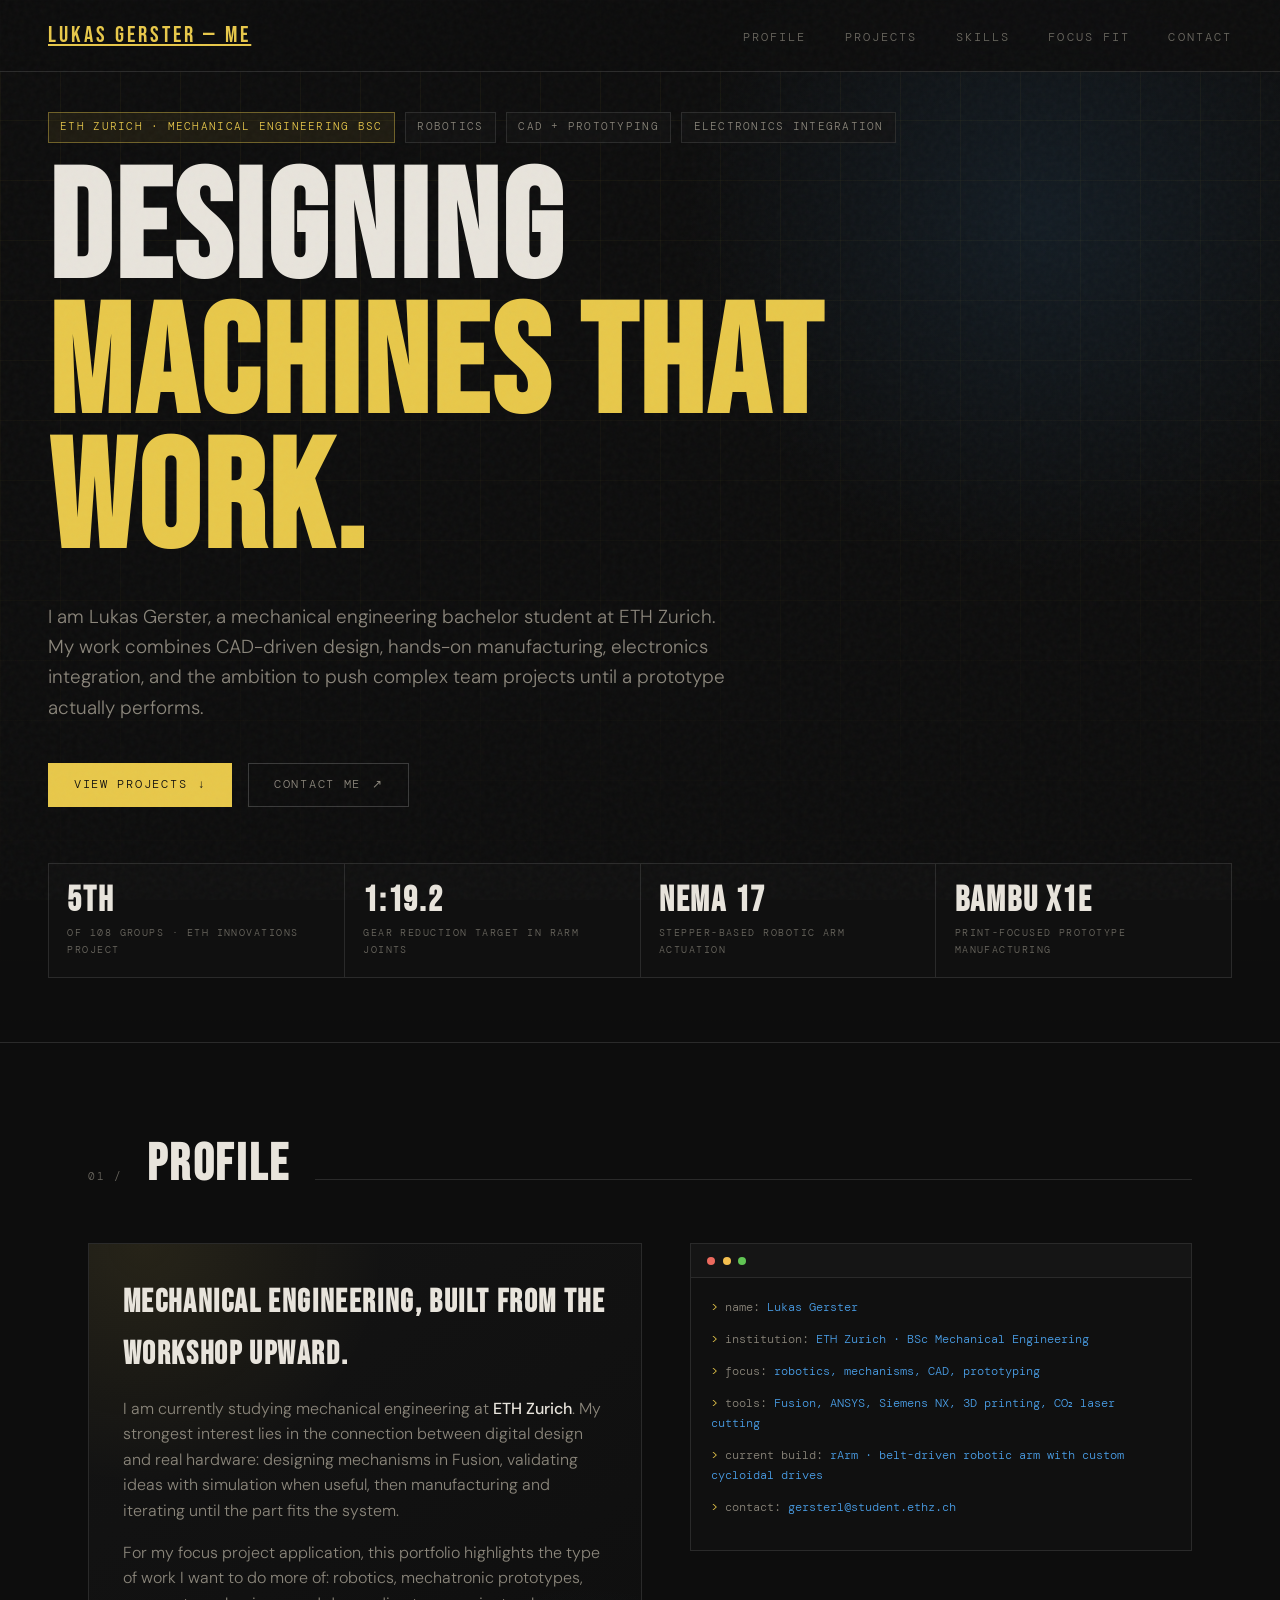
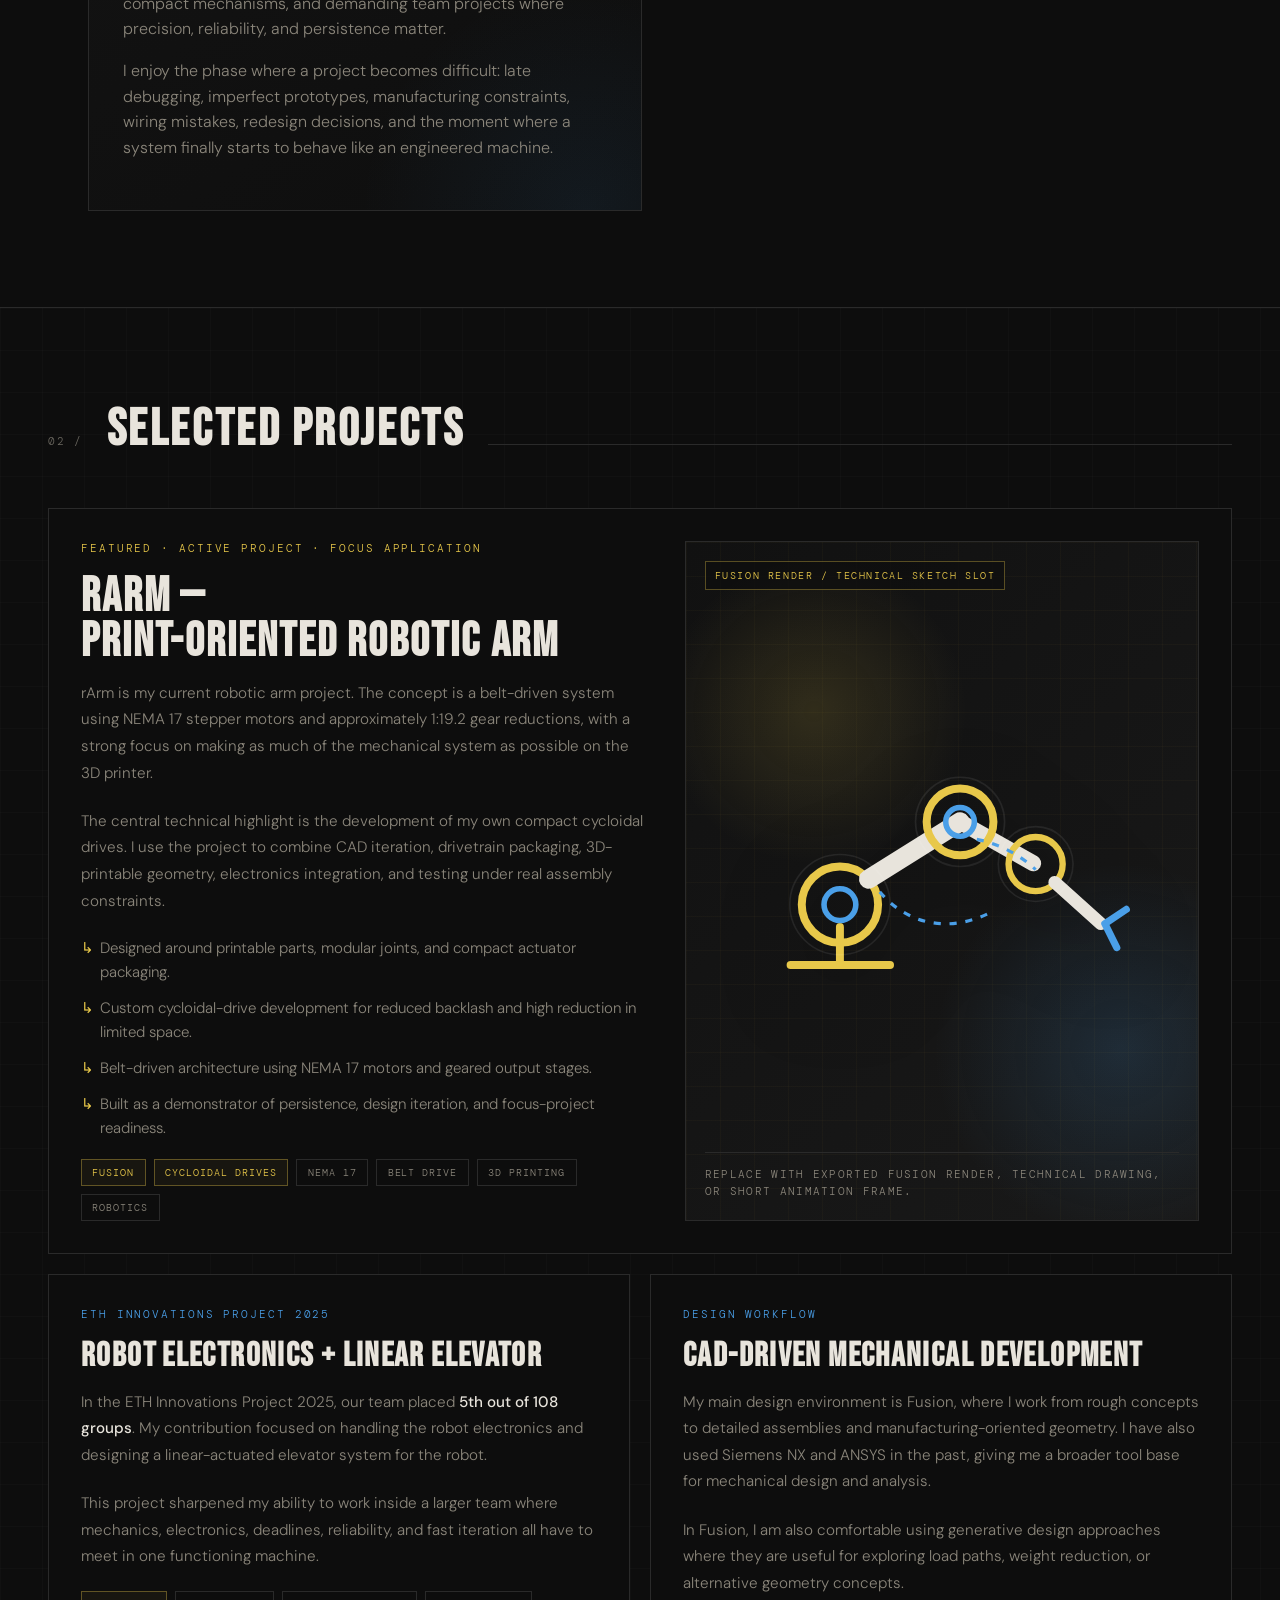
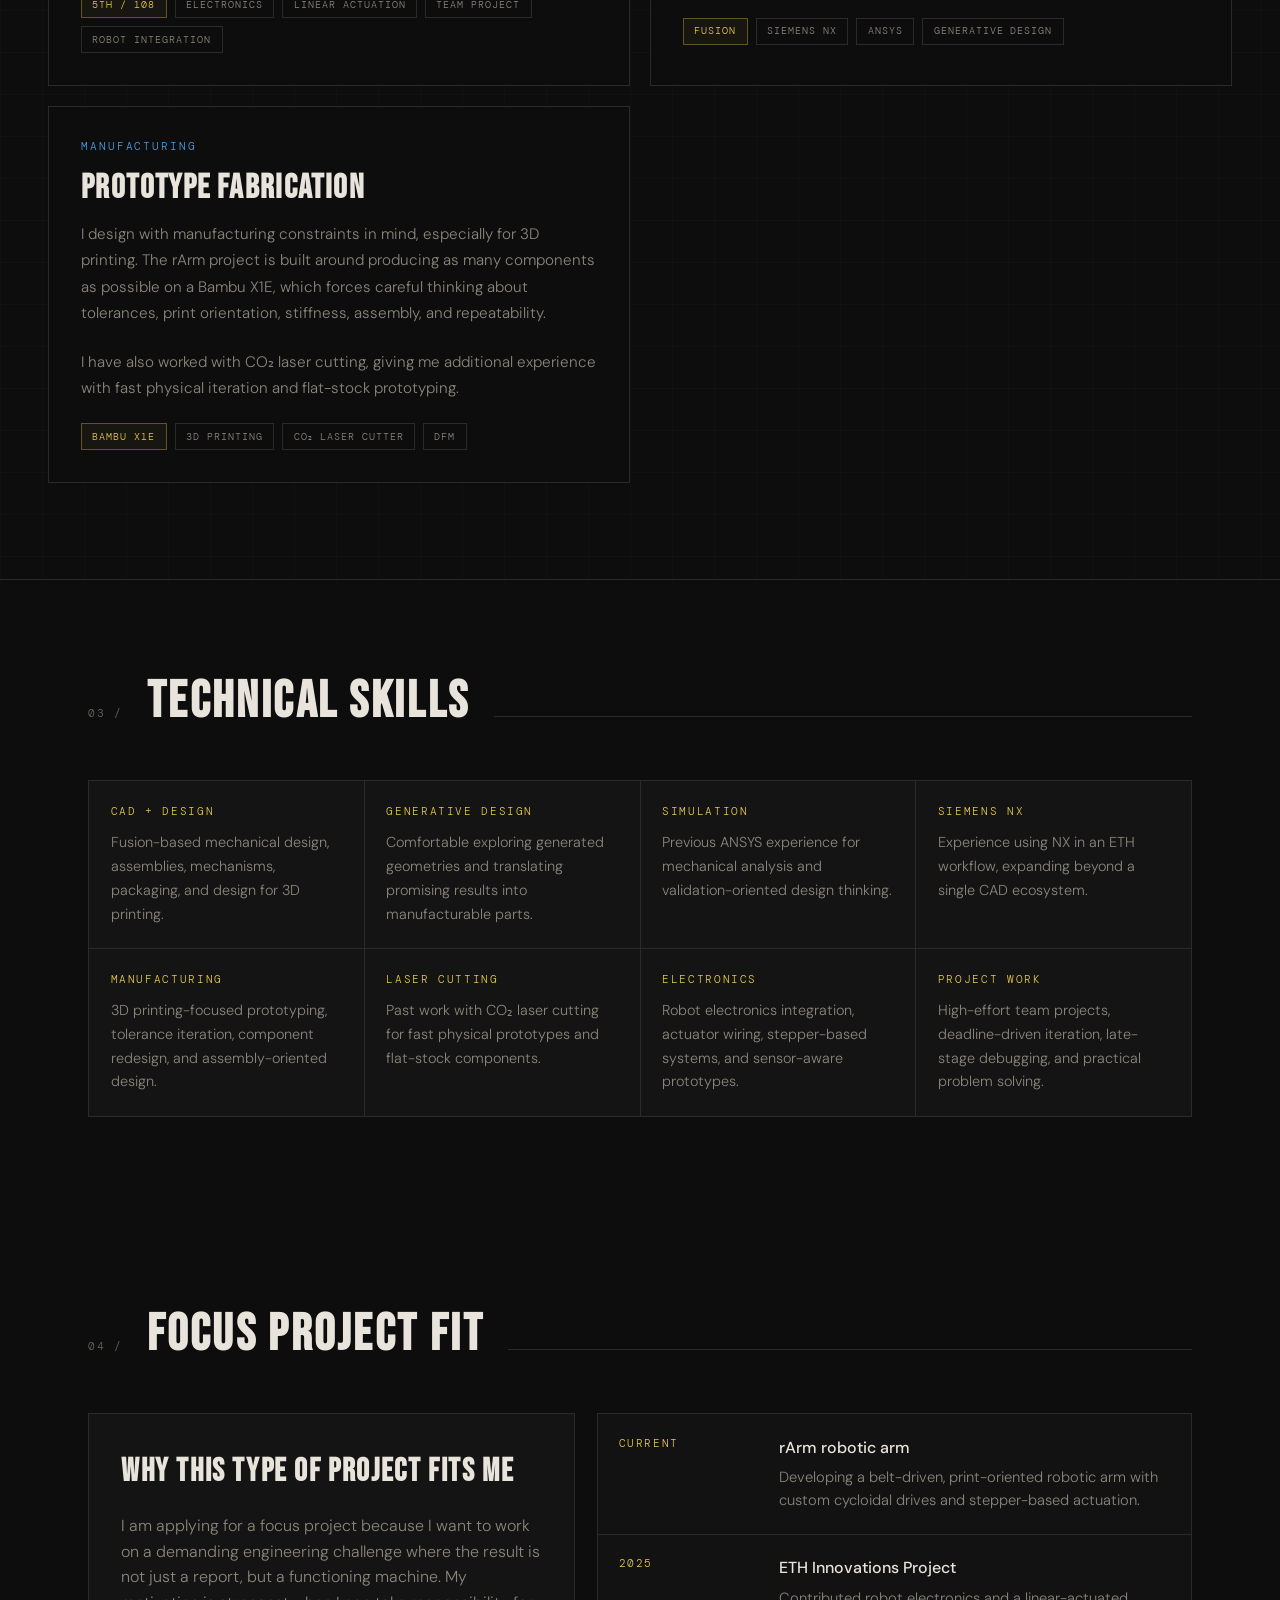
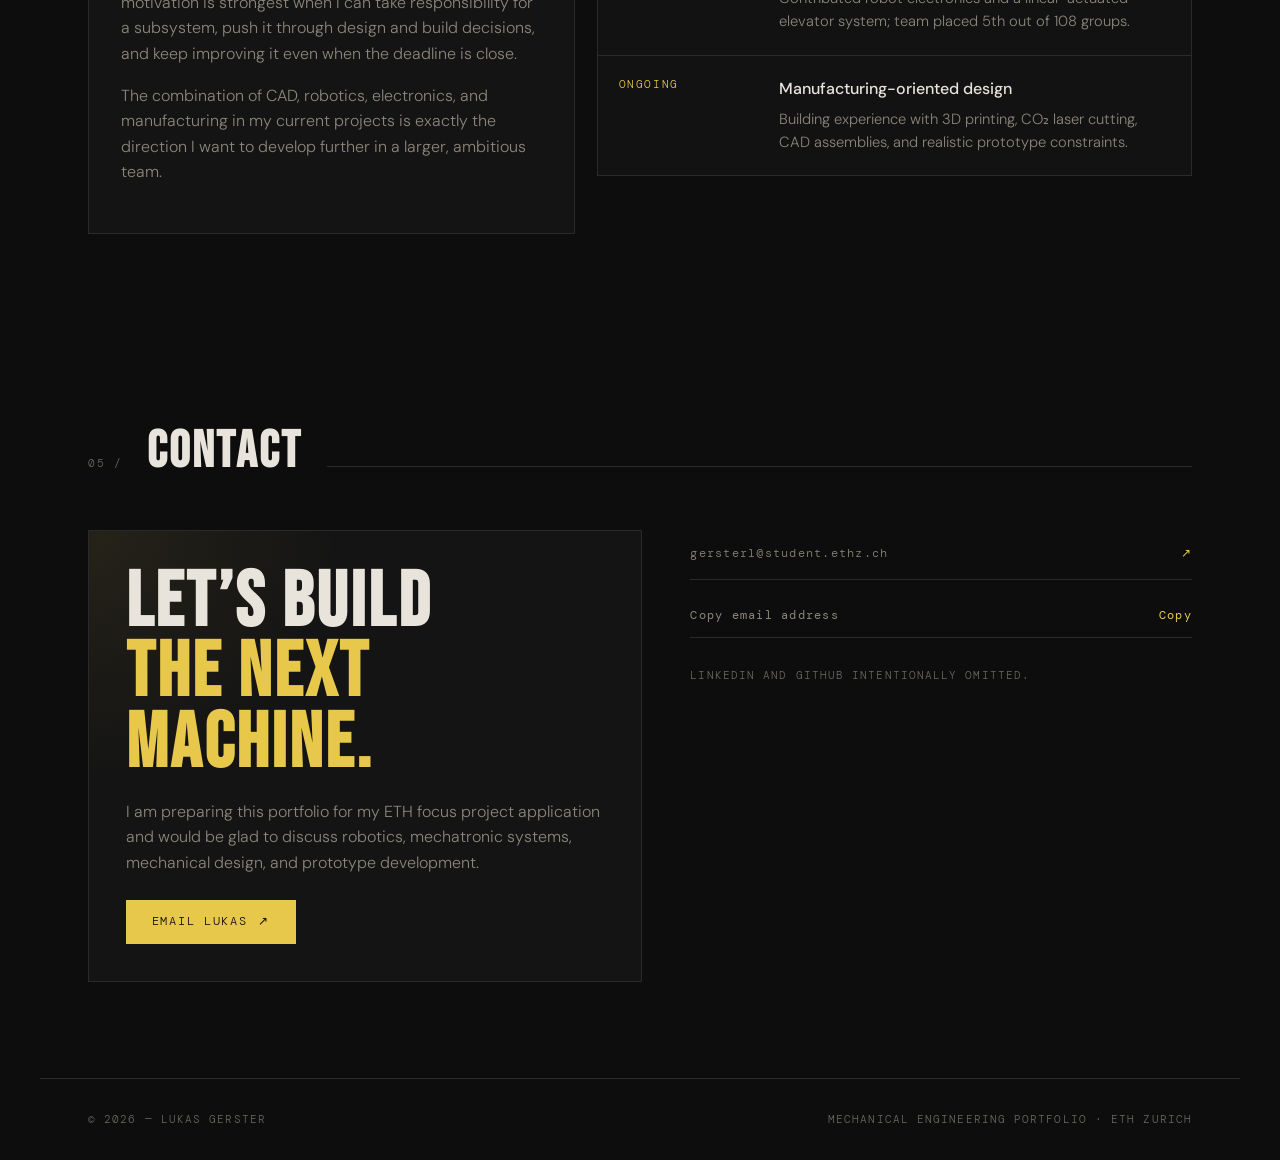
<file: preview.html>
<!DOCTYPE html>
<html lang="en">
<head>
  <meta charset="UTF-8" />
  <meta name="viewport" content="width=device-width, initial-scale=1.0" />
  <meta name="description" content="Mechanical engineering portfolio of Lukas Gerster — ETH Zurich BSc student, robotics builder, CAD designer, and electronics contributor." />
  <title>Lukas Gerster — Mechanical Engineering Portfolio</title>
  <link rel="preconnect" href="https://fonts.googleapis.com">
  <link rel="preconnect" href="https://fonts.gstatic.com" crossorigin>
  <link href="https://fonts.googleapis.com/css2?family=Bebas+Neue&family=DM+Sans:wght@300;400;500;700&family=DM+Mono:wght@400;500&display=swap" rel="stylesheet">
  <style>
    :root {
      --bg: #0d0d0d;
      --surface: #141414;
      --surface-soft: #191919;
      --border: #2a2a2a;
      --border-strong: #3a3a3a;
      --accent: #e8c84a;
      --accent2: #4a9fe8;
      --accent3: #b36dff;
      --text: #e8e4dc;
      --muted: #8b867b;
      --muted-dark: #6b6860;
      --success: #72d687;
      --max: 1200px;
    }

    *, *::before, *::after { box-sizing: border-box; margin: 0; padding: 0; }
    html { scroll-behavior: smooth; }

    body {
      background: var(--bg);
      color: var(--text);
      font-family: 'DM Sans', sans-serif;
      font-weight: 300;
      line-height: 1.6;
      overflow-x: hidden;
    }

    body::before {
      content: '';
      position: fixed;
      inset: 0;
      background-image: url("data:image/svg+xml,%3Csvg viewBox='0 0 200 200' xmlns='http://www.w3.org/2000/svg'%3E%3Cfilter id='n'%3E%3CfeTurbulence type='fractalNoise' baseFrequency='0.85' numOctaves='4' stitchTiles='stitch'/%3E%3C/filter%3E%3Crect width='100%25' height='100%25' filter='url(%23n)' opacity='1'/%3E%3C/svg%3E");
      opacity: 0.035;
      pointer-events: none;
      z-index: 9999;
    }

    a { color: inherit; }
    strong { color: var(--text); font-weight: 500; }

    /* ── NAV ── */
    nav {
      position: fixed;
      top: 0; left: 0; right: 0;
      z-index: 100;
      display: flex;
      align-items: center;
      justify-content: space-between;
      padding: 1.05rem 3rem;
      border-bottom: 1px solid var(--border);
      background: rgba(13,13,13,0.86);
      backdrop-filter: blur(14px);
    }

    .nav-logo {
      font-family: 'Bebas Neue', sans-serif;
      font-size: 1.45rem;
      letter-spacing: 0.13em;
      color: var(--accent);
      white-space: nowrap;
    }

    .nav-links {
      display: flex;
      gap: 2.4rem;
      list-style: none;
    }

    .nav-links a {
      font-family: 'DM Mono', monospace;
      font-size: 0.72rem;
      letter-spacing: 0.18em;
      text-transform: uppercase;
      color: var(--muted-dark);
      text-decoration: none;
      transition: color 0.2s;
    }

    .nav-links a:hover { color: var(--text); }

    /* ── HERO ── */
    .hero {
      min-height: 100vh;
      display: flex;
      flex-direction: column;
      justify-content: flex-end;
      padding: 7rem 3rem 4rem;
      position: relative;
      overflow: hidden;
      border-bottom: 1px solid var(--border);
    }

    .hero-grid {
      position: absolute;
      inset: 0;
      background-image:
        linear-gradient(rgba(232,200,74,0.05) 1px, transparent 1px),
        linear-gradient(90deg, rgba(232,200,74,0.05) 1px, transparent 1px);
      background-size: 60px 60px;
      mask-image: linear-gradient(to bottom, rgba(0,0,0,0.95), rgba(0,0,0,0.15));
    }

    .hero::after {
      content: '';
      position: absolute;
      inset: auto 0 0 0;
      height: 40%;
      background: linear-gradient(to top, rgba(13,13,13,0.95), transparent);
      pointer-events: none;
    }

    .hero-glow {
      position: absolute;
      width: 720px;
      height: 720px;
      border-radius: 50%;
      background: radial-gradient(circle, rgba(74,159,232,0.10) 0%, transparent 70%);
      top: -140px;
      right: -120px;
      pointer-events: none;
    }

    .hero-content {
      position: relative;
      z-index: 2;
      max-width: var(--max);
      width: 100%;
      margin: 0 auto;
    }

    .hero-kicker {
      display: flex;
      gap: 0.65rem;
      flex-wrap: wrap;
      align-items: center;
      margin-bottom: 1.35rem;
      opacity: 0;
      animation: fadeUp 0.6s 0.1s forwards;
    }

    .pill {
      display: inline-flex;
      align-items: center;
      gap: 0.45rem;
      padding: 0.38rem 0.7rem;
      border: 1px solid var(--border);
      background: rgba(20,20,20,0.72);
      color: var(--muted);
      font-family: 'DM Mono', monospace;
      font-size: 0.66rem;
      letter-spacing: 0.12em;
      text-transform: uppercase;
    }

    .pill.highlight {
      border-color: rgba(232,200,74,0.4);
      color: var(--accent);
      background: rgba(232,200,74,0.08);
    }

    h1 {
      font-family: 'Bebas Neue', sans-serif;
      font-size: clamp(4.5rem, 12vw, 10.5rem);
      line-height: 0.88;
      letter-spacing: 0.02em;
      color: var(--text);
      max-width: 1000px;
      opacity: 0;
      animation: fadeUp 0.7s 0.25s forwards;
    }

    h1 span { color: var(--accent); }

    .hero-sub {
      margin-top: 2rem;
      font-size: clamp(1rem, 1.6vw, 1.18rem);
      color: var(--muted);
      max-width: 690px;
      opacity: 0;
      animation: fadeUp 0.7s 0.42s forwards;
    }

    .hero-cta {
      margin-top: 2.5rem;
      display: flex;
      flex-wrap: wrap;
      gap: 1rem;
      opacity: 0;
      animation: fadeUp 0.7s 0.58s forwards;
    }

    .btn {
      display: inline-flex;
      align-items: center;
      gap: 0.65rem;
      padding: 0.75rem 1.55rem;
      font-family: 'DM Mono', monospace;
      font-size: 0.72rem;
      letter-spacing: 0.15em;
      text-transform: uppercase;
      text-decoration: none;
      border: 1px solid;
      transition: all 0.25s;
      cursor: pointer;
    }

    .btn-primary {
      background: var(--accent);
      color: #0d0d0d;
      border-color: var(--accent);
    }

    .btn-primary:hover {
      background: transparent;
      color: var(--accent);
      transform: translateY(-2px);
    }

    .btn-ghost {
      background: transparent;
      color: var(--muted);
      border-color: var(--border-strong);
    }

    .btn-ghost:hover {
      color: var(--text);
      border-color: var(--muted);
      transform: translateY(-2px);
    }

    .hero-stats {
      display: grid;
      grid-template-columns: repeat(4, minmax(140px, 1fr));
      gap: 1px;
      margin-top: 3.5rem;
      background: var(--border);
      border: 1px solid var(--border);
      opacity: 0;
      animation: fadeUp 0.7s 0.74s forwards;
    }

    .stat {
      padding: 1.15rem;
      background: rgba(13,13,13,0.88);
    }

    .stat b {
      display: block;
      font-family: 'Bebas Neue', sans-serif;
      font-size: 2.2rem;
      line-height: 1;
      letter-spacing: 0.05em;
      color: var(--text);
    }

    .stat span {
      display: block;
      margin-top: 0.45rem;
      font-family: 'DM Mono', monospace;
      font-size: 0.65rem;
      letter-spacing: 0.14em;
      text-transform: uppercase;
      color: var(--muted-dark);
    }

    /* ── BASE SECTIONS ── */
    section {
      padding: 6rem 3rem;
      max-width: var(--max);
      margin: 0 auto;
    }

    .section-header {
      display: flex;
      align-items: baseline;
      gap: 1.5rem;
      margin-bottom: 3.3rem;
    }

    .section-header h2 {
      font-family: 'Bebas Neue', sans-serif;
      font-size: 3.2rem;
      letter-spacing: 0.05em;
      line-height: 1;
    }

    .section-line {
      flex: 1;
      height: 1px;
      background: var(--border);
    }

    .section-num {
      font-family: 'DM Mono', monospace;
      font-size: 0.7rem;
      color: var(--muted-dark);
      letter-spacing: 0.15em;
      white-space: nowrap;
    }

    .lead {
      color: var(--muted);
      font-size: 1.03rem;
      max-width: 740px;
    }

    /* ── PROFILE ── */
    .profile-grid {
      display: grid;
      grid-template-columns: 1.05fr 0.95fr;
      gap: 3rem;
      align-items: start;
    }

    .profile-card {
      border: 1px solid var(--border);
      background: linear-gradient(145deg, rgba(20,20,20,0.98), rgba(14,14,14,0.98));
      padding: 2.1rem;
      position: relative;
      overflow: hidden;
    }

    .profile-card::before {
      content: '';
      position: absolute;
      inset: 0;
      background:
        radial-gradient(circle at 10% 0%, rgba(232,200,74,0.09), transparent 32%),
        radial-gradient(circle at 90% 100%, rgba(74,159,232,0.08), transparent 30%);
      pointer-events: none;
    }

    .profile-card > * { position: relative; }

    .profile-card h3,
    .side-card h3 {
      font-family: 'Bebas Neue', sans-serif;
      font-size: 2rem;
      letter-spacing: 0.05em;
      margin-bottom: 1rem;
    }

    .profile-card p,
    .side-card p {
      color: var(--muted);
      margin-bottom: 1rem;
    }

    .terminal-card {
      border: 1px solid var(--border);
      background: #101010;
      padding: 0;
      overflow: hidden;
    }

    .terminal-top {
      display: flex;
      align-items: center;
      gap: 0.45rem;
      padding: 0.8rem 1rem;
      border-bottom: 1px solid var(--border);
      background: #151515;
    }

    .dot { width: 8px; height: 8px; border-radius: 50%; background: var(--border-strong); }
    .dot:nth-child(1) { background: #ec6a5e; }
    .dot:nth-child(2) { background: #f4bf4f; }
    .dot:nth-child(3) { background: #61c554; }

    .terminal-body {
      padding: 1.25rem;
      font-family: 'DM Mono', monospace;
      font-size: 0.78rem;
      color: var(--muted);
    }

    .terminal-body p { margin-bottom: 0.75rem; }
    .terminal-body span { color: var(--accent); }
    .terminal-body em { color: var(--accent2); font-style: normal; }

    /* ── PROJECTS ── */
    #projects {
      max-width: 100%;
      padding-left: 3rem;
      padding-right: 3rem;
      border-top: 1px solid var(--border);
      border-bottom: 1px solid var(--border);
      background:
        linear-gradient(rgba(255,255,255,0.015) 1px, transparent 1px),
        linear-gradient(90deg, rgba(255,255,255,0.015) 1px, transparent 1px);
      background-size: 42px 42px;
    }

    .wide-inner {
      max-width: var(--max);
      margin: 0 auto;
    }

    .projects-grid {
      display: grid;
      grid-template-columns: repeat(2, minmax(0, 1fr));
      gap: 1.25rem;
    }

    .project-card {
      background: rgba(13,13,13,0.96);
      border: 1px solid var(--border);
      padding: 2rem;
      position: relative;
      overflow: hidden;
      transition: transform 0.25s, border-color 0.25s, background 0.25s;
    }

    .project-card:hover {
      transform: translateY(-4px);
      border-color: rgba(232,200,74,0.45);
      background: rgba(20,20,20,0.98);
    }

    .project-card.featured {
      grid-column: 1 / -1;
      display: grid;
      grid-template-columns: minmax(0, 1.05fr) minmax(330px, 0.95fr);
      gap: 2.2rem;
      align-items: stretch;
      min-height: 440px;
    }

    .project-tag {
      font-family: 'DM Mono', monospace;
      font-size: 0.66rem;
      letter-spacing: 0.18em;
      text-transform: uppercase;
      color: var(--accent2);
      margin-bottom: 1rem;
    }

    .project-card.featured .project-tag { color: var(--accent); }

    .project-card h3 {
      font-family: 'Bebas Neue', sans-serif;
      font-size: clamp(2rem, 3.7vw, 4rem);
      letter-spacing: 0.04em;
      margin-bottom: 1rem;
      line-height: 0.95;
    }

    .project-card:not(.featured) h3 { font-size: 2.15rem; }

    .project-card p {
      font-size: 0.95rem;
      color: var(--muted);
      line-height: 1.75;
      margin-bottom: 1.35rem;
    }

    .project-meta,
    .mini-list {
      display: flex;
      flex-wrap: wrap;
      gap: 0.5rem;
      margin-top: 1.2rem;
    }

    .tag {
      padding: 0.28rem 0.65rem;
      font-family: 'DM Mono', monospace;
      font-size: 0.62rem;
      letter-spacing: 0.1em;
      color: var(--muted);
      border: 1px solid var(--border);
      background: transparent;
      text-transform: uppercase;
    }

    .tag.strong {
      color: var(--accent);
      border-color: rgba(232,200,74,0.35);
      background: rgba(232,200,74,0.05);
    }

    .project-points {
      list-style: none;
      display: grid;
      gap: 0.75rem;
      margin-top: 1.35rem;
      margin-bottom: 1.1rem;
    }

    .project-points li {
      color: var(--muted);
      padding-left: 1.2rem;
      position: relative;
      font-size: 0.94rem;
    }

    .project-points li::before {
      content: '↳';
      position: absolute;
      left: 0;
      color: var(--accent);
      font-family: 'DM Mono', monospace;
    }

    .project-visual {
      min-height: 100%;
      border: 1px solid var(--border);
      background:
        radial-gradient(circle at 25% 25%, rgba(232,200,74,0.14), transparent 24%),
        radial-gradient(circle at 85% 75%, rgba(74,159,232,0.15), transparent 28%),
        linear-gradient(135deg, #111, #191919);
      display: flex;
      flex-direction: column;
      justify-content: space-between;
      padding: 1.2rem;
      position: relative;
      overflow: hidden;
    }

    .project-visual::before {
      content: '';
      position: absolute;
      inset: 0;
      background-image:
        linear-gradient(rgba(232,200,74,0.06) 1px, transparent 1px),
        linear-gradient(90deg, rgba(232,200,74,0.06) 1px, transparent 1px);
      background-size: 34px 34px;
      opacity: 0.55;
    }

    .visual-label,
    .visual-caption,
    .arm-sketch {
      position: relative;
      z-index: 1;
    }

    .visual-label {
      align-self: flex-start;
      font-family: 'DM Mono', monospace;
      font-size: 0.62rem;
      letter-spacing: 0.16em;
      color: var(--accent);
      text-transform: uppercase;
      border: 1px solid rgba(232,200,74,0.34);
      padding: 0.35rem 0.55rem;
      background: rgba(13,13,13,0.7);
    }

    .visual-caption {
      color: var(--muted);
      font-family: 'DM Mono', monospace;
      font-size: 0.68rem;
      letter-spacing: 0.12em;
      text-transform: uppercase;
      border-top: 1px solid var(--border);
      padding-top: 0.8rem;
    }

    .arm-sketch {
      flex: 1;
      display: grid;
      place-items: center;
      min-height: 270px;
    }

    .arm-sketch svg {
      width: min(94%, 460px);
      height: auto;
      filter: drop-shadow(0 18px 40px rgba(0,0,0,0.28));
    }

    /* ── SKILLS ── */
    .skills-grid {
      display: grid;
      grid-template-columns: repeat(4, 1fr);
      gap: 1px;
      background: var(--border);
      border: 1px solid var(--border);
    }

    .skill-item {
      padding: 1.35rem;
      background: var(--surface);
      min-height: 160px;
      transition: background 0.2s;
    }

    .skill-item:hover { background: var(--surface-soft); }

    .skill-item span {
      display: block;
      font-family: 'DM Mono', monospace;
      font-size: 0.68rem;
      letter-spacing: 0.15em;
      color: var(--accent);
      margin-bottom: 0.7rem;
      text-transform: uppercase;
    }

    .skill-item p {
      font-size: 0.9rem;
      color: var(--muted);
      line-height: 1.65;
    }

    /* ── PROCESS / FIT ── */
    .fit-grid {
      display: grid;
      grid-template-columns: 0.9fr 1.1fr;
      gap: 1.4rem;
      align-items: start;
    }

    .side-card {
      border: 1px solid var(--border);
      background: var(--surface);
      padding: 2rem;
    }

    .timeline {
      border: 1px solid var(--border);
      background: rgba(20,20,20,0.7);
    }

    .timeline-item {
      display: grid;
      grid-template-columns: 140px 1fr;
      gap: 1.25rem;
      padding: 1.3rem;
      border-bottom: 1px solid var(--border);
    }

    .timeline-item:last-child { border-bottom: 0; }

    .timeline-date {
      font-family: 'DM Mono', monospace;
      font-size: 0.68rem;
      color: var(--accent);
      letter-spacing: 0.14em;
      text-transform: uppercase;
    }

    .timeline-item h4 {
      font-family: 'DM Sans', sans-serif;
      font-weight: 500;
      margin-bottom: 0.35rem;
      color: var(--text);
    }

    .timeline-item p {
      color: var(--muted);
      font-size: 0.92rem;
    }

    /* ── CONTACT ── */
    .contact-wrap {
      display: grid;
      grid-template-columns: 1.05fr 0.95fr;
      gap: 3rem;
      align-items: start;
    }

    .contact-panel {
      border: 1px solid var(--border);
      background:
        radial-gradient(circle at 0 0, rgba(232,200,74,0.08), transparent 35%),
        var(--surface);
      padding: 2.3rem;
    }

    .contact-panel h3 {
      font-family: 'Bebas Neue', sans-serif;
      font-size: clamp(3rem, 6vw, 5.7rem);
      letter-spacing: 0.04em;
      line-height: 0.92;
      margin-bottom: 1.2rem;
    }

    .contact-panel h3 span { color: var(--accent); }

    .contact-panel p {
      color: var(--muted);
      max-width: 560px;
      margin-bottom: 1.5rem;
    }

    .contact-links {
      display: flex;
      flex-direction: column;
      gap: 0.8rem;
    }

    .contact-link,
    .copy-row {
      display: flex;
      align-items: center;
      gap: 1rem;
      text-decoration: none;
      color: var(--muted);
      font-family: 'DM Mono', monospace;
      font-size: 0.78rem;
      letter-spacing: 0.1em;
      transition: color 0.2s, border-color 0.2s;
      padding: 0.9rem 0;
      border-bottom: 1px solid var(--border);
      background: none;
      width: 100%;
      border-left: 0;
      border-right: 0;
      border-top: 0;
      cursor: pointer;
      text-align: left;
    }

    .contact-link:hover,
    .copy-row:hover {
      color: var(--text);
      border-bottom-color: var(--border-strong);
    }

    .contact-link .arrow,
    .copy-row .arrow {
      color: var(--accent);
      margin-left: auto;
    }

    .note {
      margin-top: 1rem;
      font-family: 'DM Mono', monospace;
      font-size: 0.68rem;
      letter-spacing: 0.1em;
      text-transform: uppercase;
      color: var(--muted-dark);
    }

    /* ── FOOTER ── */
    footer {
      border-top: 1px solid var(--border);
      padding: 2rem 3rem;
      display: flex;
      justify-content: space-between;
      align-items: center;
      gap: 1rem;
      max-width: var(--max);
      margin: 0 auto;
    }

    footer p {
      font-family: 'DM Mono', monospace;
      font-size: 0.68rem;
      letter-spacing: 0.1em;
      color: var(--muted-dark);
      text-transform: uppercase;
    }

    /* ── ANIMATIONS ── */
    @keyframes fadeUp {
      from { opacity: 0; transform: translateY(24px); }
      to   { opacity: 1; transform: translateY(0); }
    }

    .fade-in {
      opacity: 0;
      transform: translateY(20px);
      transition: opacity 0.6s ease, transform 0.6s ease;
    }

    .fade-in.visible {
      opacity: 1;
      transform: translateY(0);
    }

    @media (prefers-reduced-motion: reduce) {
      *, *::before, *::after {
        animation-duration: 0.01ms !important;
        animation-iteration-count: 1 !important;
        scroll-behavior: auto !important;
        transition-duration: 0.01ms !important;
      }
    }

    /* ── RESPONSIVE ── */
    @media (max-width: 980px) {
      .hero-stats,
      .skills-grid { grid-template-columns: repeat(2, 1fr); }

      .profile-grid,
      .fit-grid,
      .contact-wrap,
      .project-card.featured {
        grid-template-columns: 1fr;
      }

      .project-card.featured { min-height: auto; }
      .project-visual { min-height: 380px; }
      .projects-grid { grid-template-columns: 1fr; }
    }

    @media (max-width: 768px) {
      nav { padding: 1rem 1.5rem; }
      .nav-links { display: none; }
      .hero { padding: 6rem 1.5rem 3rem; }
      section, #projects { padding: 4.5rem 1.5rem; }
      .hero-stats { grid-template-columns: 1fr 1fr; }
      .section-header { gap: 1rem; }
      .section-header h2 { font-size: 2.55rem; }
      footer { flex-direction: column; align-items: flex-start; padding: 2rem 1.5rem; }
      .timeline-item { grid-template-columns: 1fr; gap: 0.45rem; }
    }

    @media (max-width: 520px) {
      .hero-stats,
      .skills-grid { grid-template-columns: 1fr; }

      h1 { font-size: clamp(4rem, 22vw, 6.4rem); }
      .hero-kicker { gap: 0.45rem; }
      .pill { font-size: 0.58rem; }
      .profile-card, .side-card, .project-card, .contact-panel { padding: 1.35rem; }
    }
  </style>
</head>
<body>

  <!-- NAV -->
  <nav>
    <a class="nav-logo" href="#top" aria-label="Lukas Gerster portfolio home">Lukas Gerster — ME</a>
    <ul class="nav-links" aria-label="Main navigation">
      <li><a href="#profile">Profile</a></li>
      <li><a href="#projects">Projects</a></li>
      <li><a href="#skills">Skills</a></li>
      <li><a href="#fit">Focus Fit</a></li>
      <li><a href="#contact">Contact</a></li>
    </ul>
  </nav>

  <!-- HERO -->
  <header class="hero" id="top">
    <div class="hero-grid" aria-hidden="true"></div>
    <div class="hero-glow" aria-hidden="true"></div>
    <div class="hero-content">
      <div class="hero-kicker">
        <span class="pill highlight">ETH Zurich · Mechanical Engineering BSc</span>
        <span class="pill">Robotics</span>
        <span class="pill">CAD + Prototyping</span>
        <span class="pill">Electronics Integration</span>
      </div>

      <h1>Designing<br><span>Machines That Work.</span></h1>

      <p class="hero-sub">
        I am Lukas Gerster, a mechanical engineering bachelor student at ETH Zurich.
        My work combines CAD-driven design, hands-on manufacturing, electronics integration,
        and the ambition to push complex team projects until a prototype actually performs.
      </p>

      <div class="hero-cta">
        <a href="#projects" class="btn btn-primary">View Projects <span>↓</span></a>
        <a href="mailto:gersterl@student.ethz.ch?subject=Focus%20Project%20Portfolio%20Contact" class="btn btn-ghost">Contact Me <span>↗</span></a>
      </div>

      <div class="hero-stats" aria-label="Portfolio highlights">
        <div class="stat">
          <b>5th</b>
          <span>of 108 groups · ETH Innovations Project</span>
        </div>
        <div class="stat">
          <b>1:19.2</b>
          <span>gear reduction target in rArm joints</span>
        </div>
        <div class="stat">
          <b>NEMA 17</b>
          <span>stepper-based robotic arm actuation</span>
        </div>
        <div class="stat">
          <b>Bambu X1E</b>
          <span>print-focused prototype manufacturing</span>
        </div>
      </div>
    </div>
  </header>

  <!-- PROFILE -->
  <section id="profile">
    <div class="section-header fade-in">
      <span class="section-num">01 /</span>
      <h2>Profile</h2>
      <div class="section-line"></div>
    </div>

    <div class="profile-grid">
      <article class="profile-card fade-in">
        <h3>Mechanical engineering, built from the workshop upward.</h3>
        <p>
          I am currently studying mechanical engineering at <strong>ETH Zurich</strong>.
          My strongest interest lies in the connection between digital design and real hardware:
          designing mechanisms in Fusion, validating ideas with simulation when useful, then
          manufacturing and iterating until the part fits the system.
        </p>
        <p>
          For my focus project application, this portfolio highlights the type of work I want to
          do more of: robotics, mechatronic prototypes, compact mechanisms, and demanding team
          projects where precision, reliability, and persistence matter.
        </p>
        <p>
          I enjoy the phase where a project becomes difficult: late debugging, imperfect prototypes,
          manufacturing constraints, wiring mistakes, redesign decisions, and the moment where a
          system finally starts to behave like an engineered machine.
        </p>
      </article>

      <aside class="terminal-card fade-in" aria-label="Profile summary">
        <div class="terminal-top" aria-hidden="true">
          <span class="dot"></span><span class="dot"></span><span class="dot"></span>
        </div>
        <div class="terminal-body">
          <p><span>&gt;</span> name: <em>Lukas Gerster</em></p>
          <p><span>&gt;</span> institution: <em>ETH Zurich · BSc Mechanical Engineering</em></p>
          <p><span>&gt;</span> focus: <em>robotics, mechanisms, CAD, prototyping</em></p>
          <p><span>&gt;</span> tools: <em>Fusion, ANSYS, Siemens NX, 3D printing, CO₂ laser cutting</em></p>
          <p><span>&gt;</span> current build: <em>rArm · belt-driven robotic arm with custom cycloidal drives</em></p>
          <p><span>&gt;</span> contact: <em>gersterl@student.ethz.ch</em></p>
        </div>
      </aside>
    </div>
  </section>

  <!-- PROJECTS -->
  <section id="projects">
    <div class="wide-inner">
      <div class="section-header fade-in">
        <span class="section-num">02 /</span>
        <h2>Selected Projects</h2>
        <div class="section-line"></div>
      </div>

      <div class="projects-grid">

        <!-- FEATURED PROJECT -->
        <article class="project-card featured fade-in">
          <div>
            <div class="project-tag">Featured · Active Project · Focus Application</div>
            <h3>rArm —<br>Print-Oriented Robotic Arm</h3>
            <p>
              rArm is my current robotic arm project. The concept is a belt-driven system using
              NEMA 17 stepper motors and approximately 1:19.2 gear reductions, with a strong focus
              on making as much of the mechanical system as possible on the 3D printer.
            </p>
            <p>
              The central technical highlight is the development of my own compact cycloidal drives.
              I use the project to combine CAD iteration, drivetrain packaging, 3D-printable geometry,
              electronics integration, and testing under real assembly constraints.
            </p>

            <ul class="project-points">
              <li>Designed around printable parts, modular joints, and compact actuator packaging.</li>
              <li>Custom cycloidal-drive development for reduced backlash and high reduction in limited space.</li>
              <li>Belt-driven architecture using NEMA 17 motors and geared output stages.</li>
              <li>Built as a demonstrator of persistence, design iteration, and focus-project readiness.</li>
            </ul>

            <div class="project-meta">
              <span class="tag strong">Fusion</span>
              <span class="tag strong">Cycloidal Drives</span>
              <span class="tag">NEMA 17</span>
              <span class="tag">Belt Drive</span>
              <span class="tag">3D Printing</span>
              <span class="tag">Robotics</span>
            </div>
          </div>

          <div class="project-visual" aria-label="rArm visual placeholder">
            <!-- Replace this visual block with a Fusion render or animation thumbnail when available.
                 Example:
                 <img src="assets/rarm-render.png" alt="Fusion render of the rArm robotic arm" style="width:100%; height:100%; object-fit:cover;">
            -->
            <span class="visual-label">Fusion render / technical sketch slot</span>
            <div class="arm-sketch" aria-hidden="true">
              <svg viewBox="0 0 560 360" fill="none" xmlns="http://www.w3.org/2000/svg">
                <path d="M90 298H215" stroke="#e8c84a" stroke-width="10" stroke-linecap="round"/>
                <path d="M152 295V250" stroke="#e8c84a" stroke-width="10" stroke-linecap="round"/>
                <circle cx="152" cy="222" r="48" stroke="#e8c84a" stroke-width="10"/>
                <circle cx="152" cy="222" r="20" stroke="#4a9fe8" stroke-width="7"/>
                <path d="M188 190L303 118" stroke="#e8e4dc" stroke-width="24" stroke-linecap="round"/>
                <path d="M303 118L395 170" stroke="#e8e4dc" stroke-width="20" stroke-linecap="round"/>
                <circle cx="303" cy="118" r="42" stroke="#e8c84a" stroke-width="10"/>
                <circle cx="303" cy="118" r="18" stroke="#4a9fe8" stroke-width="7"/>
                <circle cx="398" cy="171" r="34" stroke="#e8c84a" stroke-width="8"/>
                <path d="M422 194L480 246" stroke="#e8e4dc" stroke-width="16" stroke-linecap="round"/>
                <path d="M485 246L512 228M485 246L500 276" stroke="#4a9fe8" stroke-width="9" stroke-linecap="round"/>
                <path d="M202 206C235 245 287 260 343 231" stroke="#4a9fe8" stroke-width="4" stroke-dasharray="9 11"/>
                <path d="M324 140C351 145 378 159 398 178" stroke="#4a9fe8" stroke-width="4" stroke-dasharray="9 11"/>
                <circle cx="152" cy="222" r="63" stroke="#ffffff" stroke-opacity="0.08" stroke-width="2"/>
                <circle cx="303" cy="118" r="56" stroke="#ffffff" stroke-opacity="0.08" stroke-width="2"/>
                <circle cx="398" cy="171" r="47" stroke="#ffffff" stroke-opacity="0.08" stroke-width="2"/>
              </svg>
            </div>
            <span class="visual-caption">Replace with exported Fusion render, technical drawing, or short animation frame.</span>
          </div>
        </article>

        <article class="project-card fade-in">
          <div class="project-tag">ETH Innovations Project 2025</div>
          <h3>Robot Electronics + Linear Elevator</h3>
          <p>
            In the ETH Innovations Project 2025, our team placed <strong>5th out of 108 groups</strong>.
            My contribution focused on handling the robot electronics and designing a linear-actuated
            elevator system for the robot.
          </p>
          <p>
            This project sharpened my ability to work inside a larger team where mechanics, electronics,
            deadlines, reliability, and fast iteration all have to meet in one functioning machine.
          </p>
          <div class="project-meta">
            <span class="tag strong">5th / 108</span>
            <span class="tag">Electronics</span>
            <span class="tag">Linear Actuation</span>
            <span class="tag">Team Project</span>
            <span class="tag">Robot Integration</span>
          </div>
        </article>

        <article class="project-card fade-in">
          <div class="project-tag">Design Workflow</div>
          <h3>CAD-Driven Mechanical Development</h3>
          <p>
            My main design environment is Fusion, where I work from rough concepts to detailed
            assemblies and manufacturing-oriented geometry. I have also used Siemens NX and ANSYS
            in the past, giving me a broader tool base for mechanical design and analysis.
          </p>
          <p>
            In Fusion, I am also comfortable using generative design approaches where they are useful
            for exploring load paths, weight reduction, or alternative geometry concepts.
          </p>
          <div class="project-meta">
            <span class="tag strong">Fusion</span>
            <span class="tag">Siemens NX</span>
            <span class="tag">ANSYS</span>
            <span class="tag">Generative Design</span>
          </div>
        </article>

        <article class="project-card fade-in">
          <div class="project-tag">Manufacturing</div>
          <h3>Prototype Fabrication</h3>
          <p>
            I design with manufacturing constraints in mind, especially for 3D printing. The rArm
            project is built around producing as many components as possible on a Bambu X1E, which
            forces careful thinking about tolerances, print orientation, stiffness, assembly, and repeatability.
          </p>
          <p>
            I have also worked with CO₂ laser cutting, giving me additional experience with fast
            physical iteration and flat-stock prototyping.
          </p>
          <div class="project-meta">
            <span class="tag strong">Bambu X1E</span>
            <span class="tag">3D Printing</span>
            <span class="tag">CO₂ Laser Cutter</span>
            <span class="tag">DFM</span>
          </div>
        </article>

      </div>
    </div>
  </section>

  <!-- SKILLS -->
  <section id="skills">
    <div class="section-header fade-in">
      <span class="section-num">03 /</span>
      <h2>Technical Skills</h2>
      <div class="section-line"></div>
    </div>

    <div class="skills-grid fade-in">
      <div class="skill-item">
        <span>CAD + Design</span>
        <p>Fusion-based mechanical design, assemblies, mechanisms, packaging, and design for 3D printing.</p>
      </div>
      <div class="skill-item">
        <span>Generative Design</span>
        <p>Comfortable exploring generated geometries and translating promising results into manufacturable parts.</p>
      </div>
      <div class="skill-item">
        <span>Simulation</span>
        <p>Previous ANSYS experience for mechanical analysis and validation-oriented design thinking.</p>
      </div>
      <div class="skill-item">
        <span>Siemens NX</span>
        <p>Experience using NX in an ETH workflow, expanding beyond a single CAD ecosystem.</p>
      </div>
      <div class="skill-item">
        <span>Manufacturing</span>
        <p>3D printing-focused prototyping, tolerance iteration, component redesign, and assembly-oriented design.</p>
      </div>
      <div class="skill-item">
        <span>Laser Cutting</span>
        <p>Past work with CO₂ laser cutting for fast physical prototypes and flat-stock components.</p>
      </div>
      <div class="skill-item">
        <span>Electronics</span>
        <p>Robot electronics integration, actuator wiring, stepper-based systems, and sensor-aware prototypes.</p>
      </div>
      <div class="skill-item">
        <span>Project Work</span>
        <p>High-effort team projects, deadline-driven iteration, late-stage debugging, and practical problem solving.</p>
      </div>
    </div>
  </section>

  <!-- FOCUS PROJECT FIT -->
  <section id="fit">
    <div class="section-header fade-in">
      <span class="section-num">04 /</span>
      <h2>Focus Project Fit</h2>
      <div class="section-line"></div>
    </div>

    <div class="fit-grid">
      <article class="side-card fade-in">
        <h3>Why this type of project fits me</h3>
        <p>
          I am applying for a focus project because I want to work on a demanding engineering challenge
          where the result is not just a report, but a functioning machine. My motivation is strongest
          when I can take responsibility for a subsystem, push it through design and build decisions,
          and keep improving it even when the deadline is close.
        </p>
        <p>
          The combination of CAD, robotics, electronics, and manufacturing in my current projects is
          exactly the direction I want to develop further in a larger, ambitious team.
        </p>
      </article>

      <div class="timeline fade-in" aria-label="Experience timeline">
        <div class="timeline-item">
          <div class="timeline-date">Current</div>
          <div>
            <h4>rArm robotic arm</h4>
            <p>Developing a belt-driven, print-oriented robotic arm with custom cycloidal drives and stepper-based actuation.</p>
          </div>
        </div>
        <div class="timeline-item">
          <div class="timeline-date">2025</div>
          <div>
            <h4>ETH Innovations Project</h4>
            <p>Contributed robot electronics and a linear-actuated elevator system; team placed 5th out of 108 groups.</p>
          </div>
        </div>
        <div class="timeline-item">
          <div class="timeline-date">Ongoing</div>
          <div>
            <h4>Manufacturing-oriented design</h4>
            <p>Building experience with 3D printing, CO₂ laser cutting, CAD assemblies, and realistic prototype constraints.</p>
          </div>
        </div>
      </div>
    </div>
  </section>

  <!-- CONTACT -->
  <section id="contact">
    <div class="section-header fade-in">
      <span class="section-num">05 /</span>
      <h2>Contact</h2>
      <div class="section-line"></div>
    </div>

    <div class="contact-wrap">
      <div class="contact-panel fade-in">
        <h3>Let’s build<br><span>the next machine.</span></h3>
        <p>
          I am preparing this portfolio for my ETH focus project application and would be glad to discuss
          robotics, mechatronic systems, mechanical design, and prototype development.
        </p>
        <a class="btn btn-primary" href="mailto:gersterl@student.ethz.ch?subject=Focus%20Project%20Portfolio%20Contact">Email Lukas <span>↗</span></a>
      </div>

      <aside class="contact-links fade-in" aria-label="Contact details">
        <a href="mailto:gersterl@student.ethz.ch?subject=Focus%20Project%20Portfolio%20Contact" class="contact-link">
          <span>gersterl@student.ethz.ch</span>
          <span class="arrow">↗</span>
        </a>
        <button class="copy-row" type="button" data-copy="gersterl@student.ethz.ch">
          <span>Copy email address</span>
          <span class="arrow" id="copyStatus">Copy</span>
        </button>
        <div class="note">
          LinkedIn and GitHub intentionally omitted.
        </div>
      </aside>
    </div>
  </section>

  <!-- FOOTER -->
  <footer>
    <p>© 2026 — Lukas Gerster</p>
    <p>Mechanical Engineering Portfolio · ETH Zurich</p>
  </footer>

  <script>
    // Scroll fade-in
    const observer = new IntersectionObserver((entries) => {
      entries.forEach(entry => {
        if (entry.isIntersecting) {
          entry.target.classList.add('visible');
          observer.unobserve(entry.target);
        }
      });
    }, { threshold: 0.1 });

    document.querySelectorAll('.fade-in').forEach(el => observer.observe(el));

    // Copy email interaction
    const copyButton = document.querySelector('[data-copy]');
    const copyStatus = document.querySelector('#copyStatus');

    if (copyButton && copyStatus) {
      copyButton.addEventListener('click', async () => {
        const value = copyButton.getAttribute('data-copy');

        try {
          await navigator.clipboard.writeText(value);
          copyStatus.textContent = 'Copied';
          setTimeout(() => { copyStatus.textContent = 'Copy'; }, 1800);
        } catch (error) {
          copyStatus.textContent = value;
          setTimeout(() => { copyStatus.textContent = 'Copy'; }, 2600);
        }
      });
    }
  </script>

</body>
</html>
</file>
